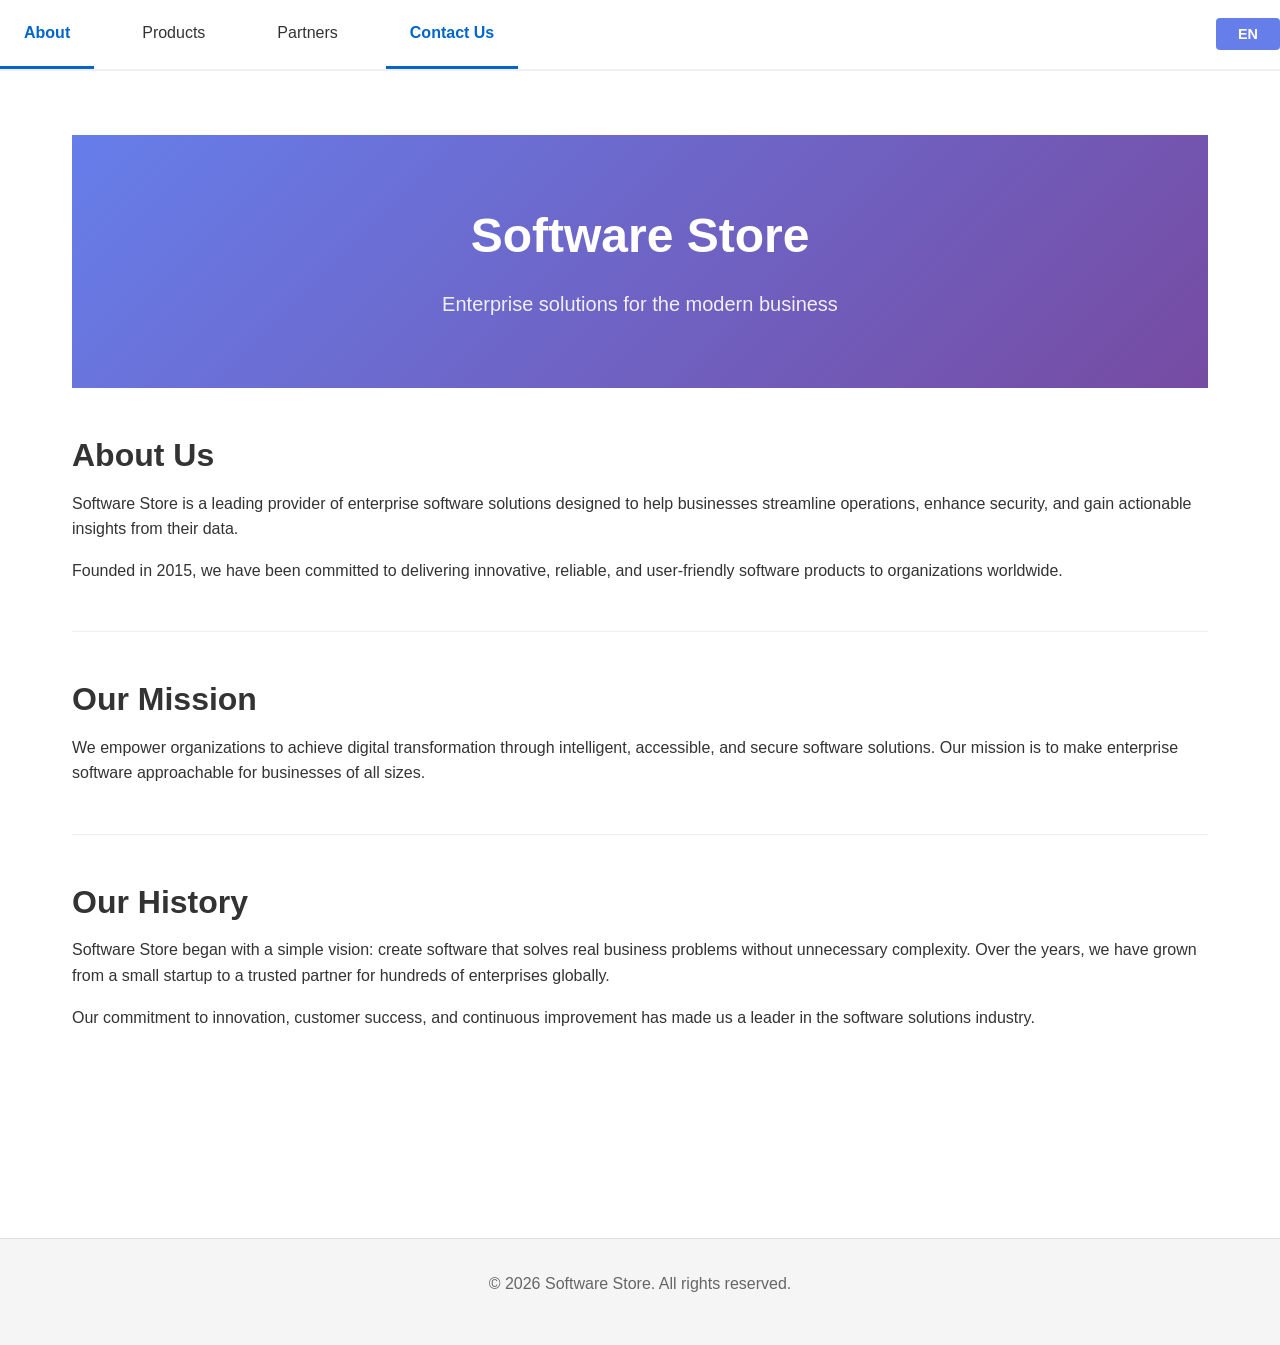
<file: index.html>
<!DOCTYPE html>
<html lang="en">
<head>
    <meta charset="UTF-8">
    <meta name="viewport" content="width=device-width, initial-scale=1.0">
    <meta name="description" content="Software company showcasing products and partnerships">
    <title>Software Store - About</title>
    <link rel="stylesheet" href="css/styles.css">
    <link rel="stylesheet" href="css/navigation.css">
    <link rel="stylesheet" href="css/components.css">
    <link rel="icon" href="images/favicon.ico">
</head>
<body>
    <button class="nav-toggle" aria-label="Toggle navigation menu" aria-expanded="false" aria-controls="navigation">
        <span class="hamburger"></span>
    </button>

    <nav id="navigation" class="navbar">
        <div class="nav-links">
            <a href="index.html" class="nav-link">About</a>
            <a href="products.html" class="nav-link">Products</a>
            <a href="partners.html" class="nav-link">Partners</a>
            <a href="contact.html" class="nav-link" data-i18n="nav.contact">Contact Us</a>
        </div>
        <div class="nav-language">
            <button id="languageSwitcher" class="lang-btn" aria-label="Toggle language">
                <span id="langDisplay">EN</span>
            </button>
        </div>
    </nav>

    <main class="container">
        <header class="page-header">
            <h1 data-i18n="home.title">Software Store</h1>
            <p class="tagline" data-i18n="common.tagline">Enterprise solutions for the modern business</p>
        </header>

        <section id="about" class="content-section">
            <h2 data-i18n="home.aboutTitle">About Us</h2>
            <p data-i18n="home.aboutText1">
                Software Store is a leading provider of enterprise software solutions designed to help businesses
                streamline operations, enhance security, and gain actionable insights from their data.
            </p>
            <p data-i18n="home.aboutText2">
                Founded in 2015, we have been committed to delivering innovative, reliable, and user-friendly
                software products to organizations worldwide.
            </p>
        </section>

        <section id="mission" class="content-section">
            <h2 data-i18n="home.missionTitle">Our Mission</h2>
            <p data-i18n="home.missionText">
                We empower organizations to achieve digital transformation through intelligent, accessible,
                and secure software solutions. Our mission is to make enterprise software approachable for
                businesses of all sizes.
            </p>
        </section>

        <section id="history" class="content-section">
            <h2 data-i18n="home.historyTitle">Our History</h2>
            <p data-i18n="home.historyText1">
                Software Store began with a simple vision: create software that solves real business problems
                without unnecessary complexity. Over the years, we have grown from a small startup to a trusted
                partner for hundreds of enterprises globally.
            </p>
            <p data-i18n="home.historyText2">
                Our commitment to innovation, customer success, and continuous improvement has made us a leader
                in the software solutions industry.
            </p>
        </section>
    </main>

    <footer class="footer">
        <p data-i18n="common.copyright">&copy; 2026 Software Store. All rights reserved.</p>
    </footer>

    <!-- Language & Translation Scripts -->
    <script src="js/i18n.js"></script>
    <script src="js/theme.js"></script>
    <script>
        // Initialize language preferences and theme on page load
        document.addEventListener('DOMContentLoaded', async () => {
            await theme.initLanguagePreference();
            theme.setupLanguageSwitcher();
        });
    </script>

    <script src="js/main.js"></script>
</body>
</html>
</file>
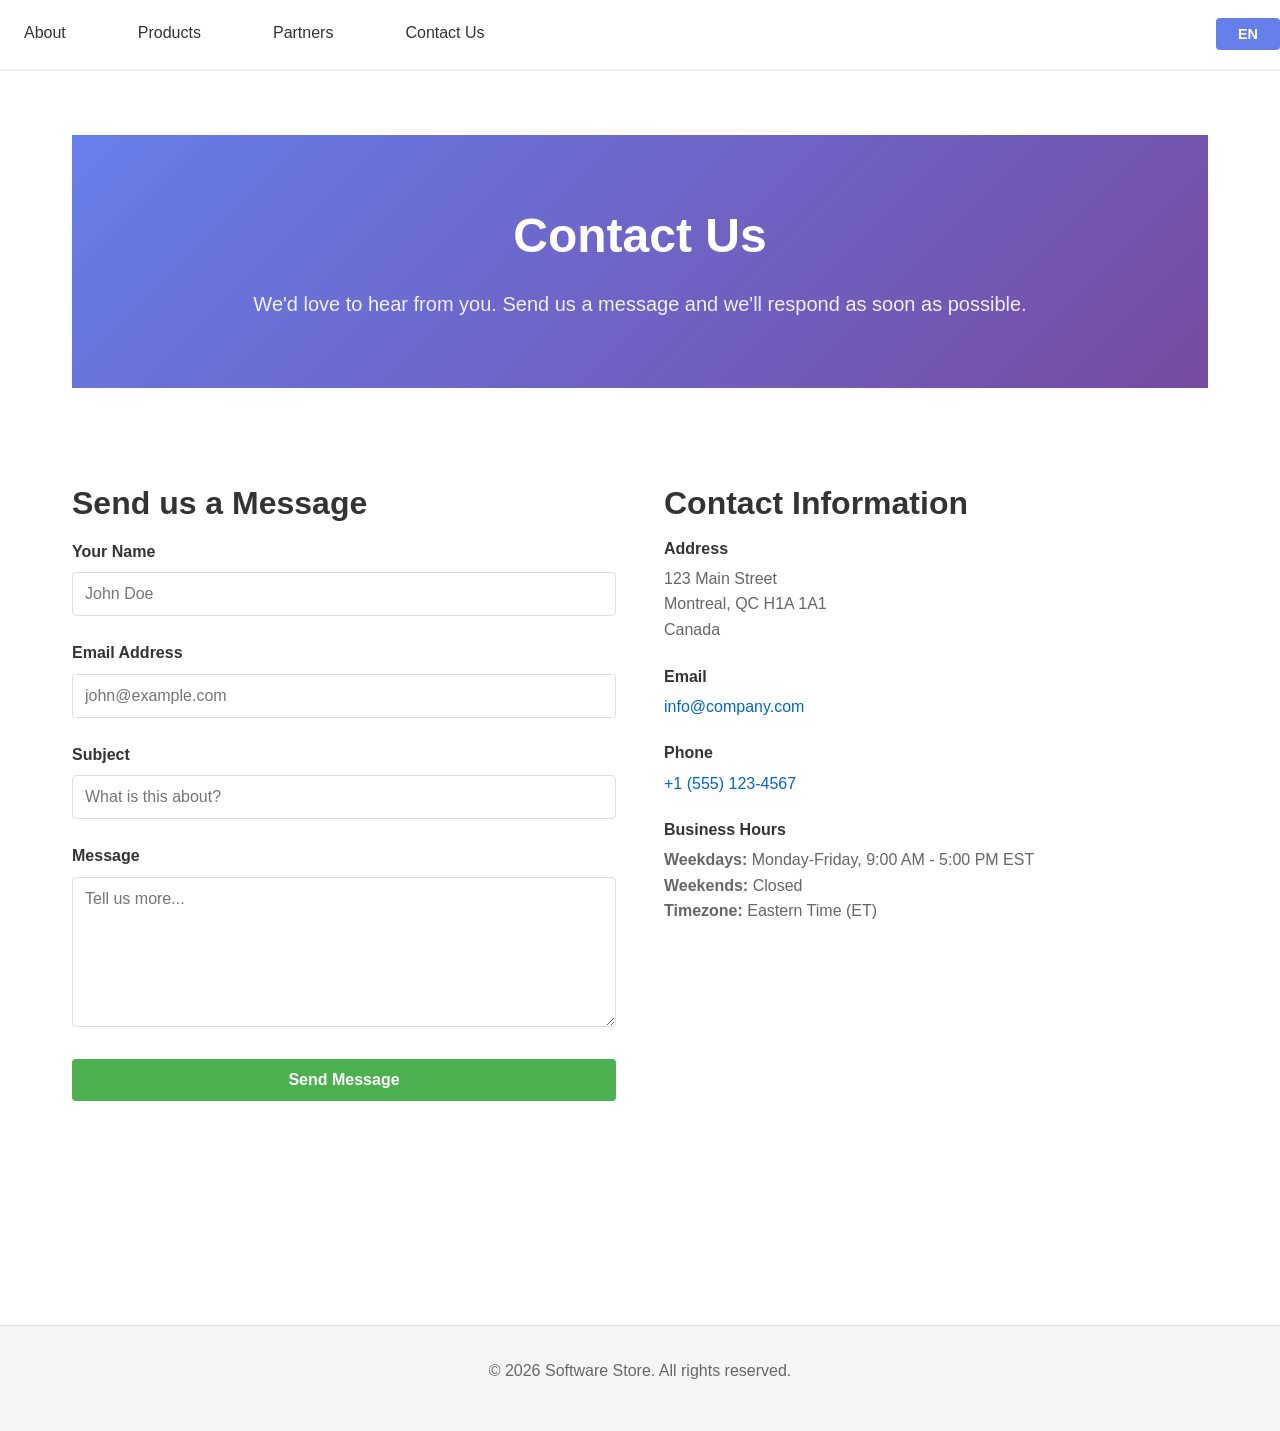
<file: contact.html>
<!DOCTYPE html>
<html lang="en">
<head>
    <meta charset="UTF-8">
    <meta name="viewport" content="width=device-width, initial-scale=1.0">
    <meta name="description" content="Contact us for inquiries and support">
    <title data-i18n="contact.pageTitle">Contact Us</title>
    <link rel="stylesheet" href="css/styles.css">
    <link rel="stylesheet" href="css/navigation.css">
    <link rel="stylesheet" href="css/components.css">
    <link rel="stylesheet" href="css/contact-form.css">
    <link rel="icon" href="images/favicon.ico">
</head>
<body>
    <button class="nav-toggle" aria-label="Toggle navigation menu" aria-expanded="false" aria-controls="navigation">
        <span class="hamburger"></span>
    </button>

    <nav id="navigation" class="navbar">
        <div class="nav-links">
            <a href="index.html" class="nav-link">About</a>
            <a href="products.html" class="nav-link">Products</a>
            <a href="partners.html" class="nav-link">Partners</a>
            <a href="contact.html" class="nav-link" data-i18n="nav.contact">Contact Us</a>
        </div>
        <div class="nav-language">
            <button id="languageSwitcher" class="lang-btn" aria-label="Toggle language">
                <span id="langDisplay">EN</span>
            </button>
        </div>
    </nav>

    <main class="container">
        <header class="page-header">
            <h1 data-i18n="contact.pageTitle">Contact Us</h1>
            <p class="tagline" data-i18n="contact.pageDescription">We'd love to hear from you. Send us a message and we'll respond as soon as possible.</p>
        </header>

        <section id="contact-section" class="content-section">
            <div style="display: grid; grid-template-columns: 1fr 1fr; gap: 3rem; margin-bottom: 2rem;">
                <!-- Contact Form -->
                <div class="contact-form-wrapper">
                    <h2 data-i18n="contact.formHeading">Send us a Message</h2>

                    <div id="formErrors" class="form-errors" aria-live="polite" aria-atomic="true"></div>
                    <div id="formStatus" class="form-status" aria-live="polite" aria-atomic="true"></div>
                    <div class="progress-bar-container" id="progressContainer">
                        <div class="progress-bar"></div>
                    </div>

                    <form id="contactForm" novalidate>
                        <div class="form-group">
                            <label for="name" data-i18n="form.nameLabel">Your Name</label>
                            <input
                                type="text"
                                id="name"
                                name="name"
                                required
                                data-i18n-placeholder="form.namePlaceholder"
                                placeholder="John Doe"
                                maxlength="255"
                            >
                        </div>

                        <div class="form-group">
                            <label for="email" data-i18n="form.emailLabel">Email Address</label>
                            <input
                                type="email"
                                id="email"
                                name="email"
                                required
                                data-i18n-placeholder="form.emailPlaceholder"
                                placeholder="john@example.com"
                            >
                        </div>

                        <div class="form-group">
                            <label for="subject" data-i18n="form.subjectLabel">Subject</label>
                            <input
                                type="text"
                                id="subject"
                                name="subject"
                                required
                                data-i18n-placeholder="form.subjectPlaceholder"
                                placeholder="What is this about?"
                                maxlength="500"
                            >
                        </div>

                        <div class="form-group">
                            <label for="message" data-i18n="form.messageLabel">Message</label>
                            <textarea
                                id="message"
                                name="message"
                                required
                                rows="6"
                                maxlength="5000"
                                data-i18n-placeholder="form.messagePlaceholder"
                                placeholder="Tell us more..."
                            ></textarea>
                        </div>

                        <button type="submit" id="submitBtn" class="submit-button" data-i18n="form.submitButton">
                            Send Message
                        </button>
                    </form>
                </div>

                <!-- Contact Information -->
                <div class="contact-info-wrapper">
                    <h2 data-i18n="contact.infoHeading">Contact Information</h2>
                    <div id="contactInfo" class="contact-info">
                        <div class="info-item">
                            <h3 data-i18n="contact.addressLabel">Address</h3>
                            <p id="address"></p>
                        </div>
                        <div class="info-item">
                            <h3 data-i18n="contact.emailLabel">Email</h3>
                            <p id="email-display"></p>
                        </div>
                        <div class="info-item">
                            <h3 data-i18n="contact.phoneLabel">Phone</h3>
                            <p id="phone"></p>
                        </div>
                        <div class="info-item">
                            <h3 data-i18n="contact.businessHoursLabel">Business Hours</h3>
                            <p id="hours"></p>
                        </div>
                    </div>
                </div>
            </div>
        </section>
    </main>

    <footer class="footer">
        <p data-i18n="common.copyright">&copy; 2026 Software Store. All rights reserved.</p>
    </footer>

    <!-- Language & Translation Scripts -->
    <script src="js/i18n.js"></script>
    <script src="js/form-validation.js"></script>
    <script src="js/theme.js"></script>
    <script>
        // Initialize language preferences and theme on page load
        document.addEventListener('DOMContentLoaded', async () => {
            await theme.initLanguagePreference();
            theme.setupLanguageSwitcher();
        });
    </script>

    <script src="js/contact.js"></script>
</body>
</html>
</file>
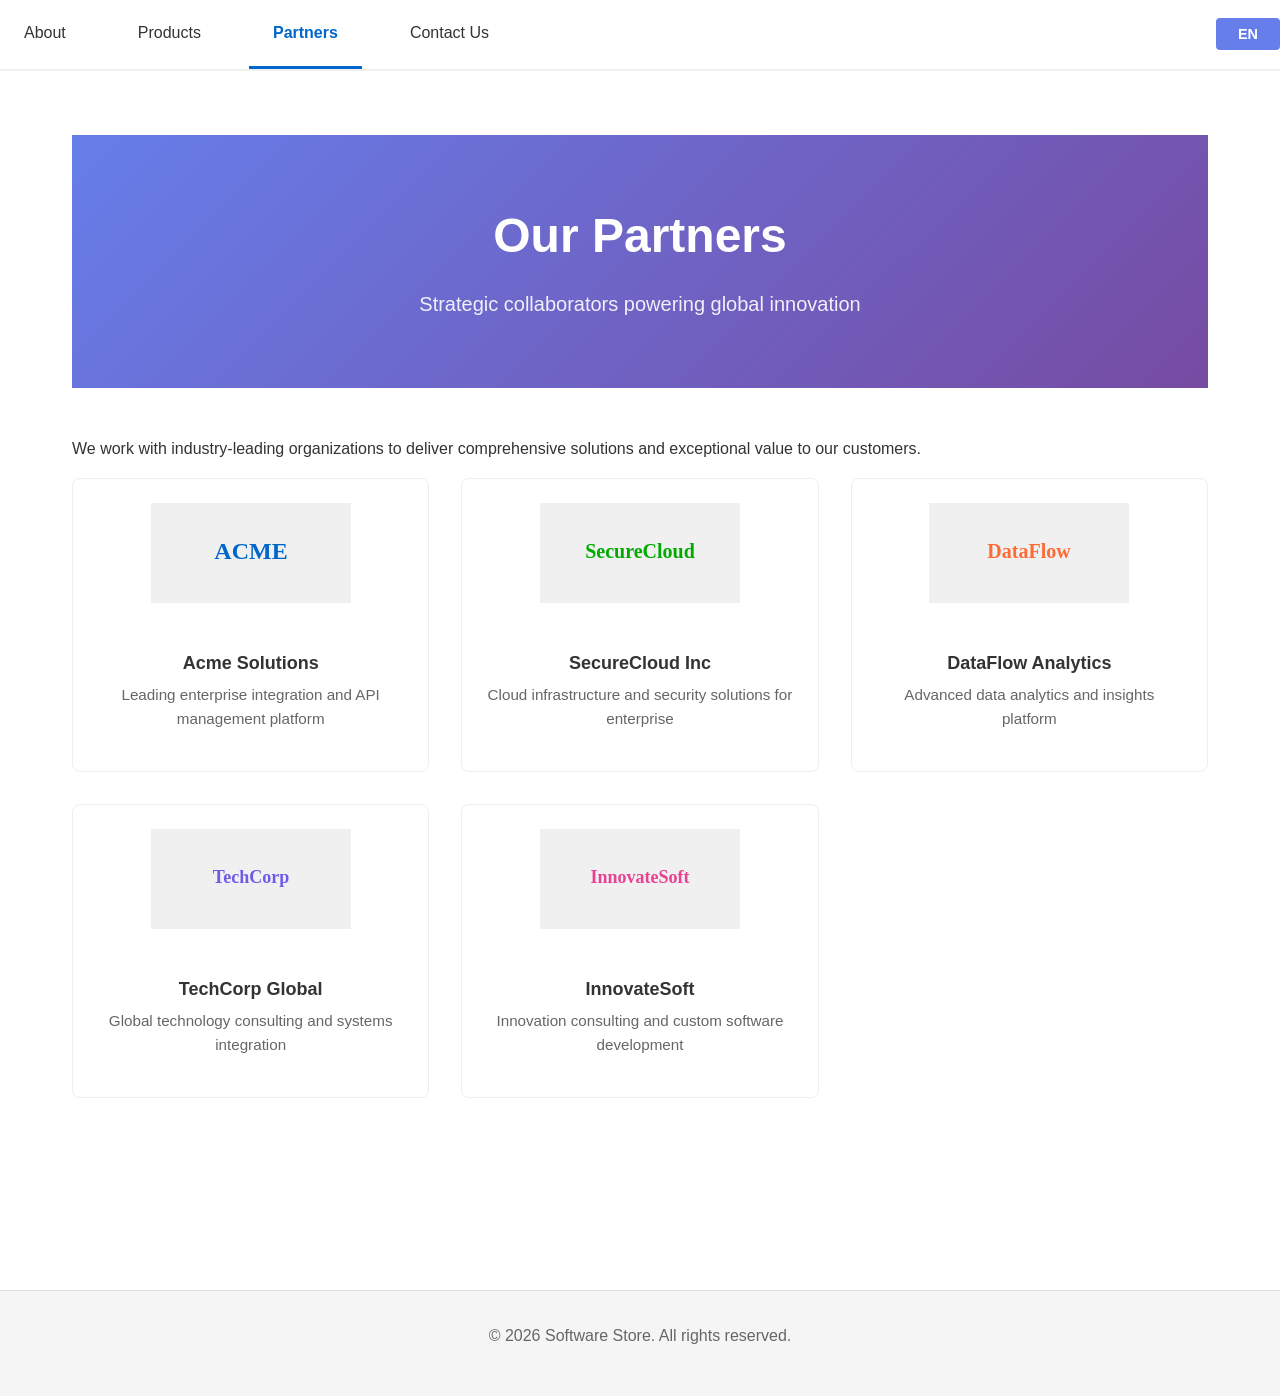
<file: partners.html>
<!DOCTYPE html>
<html lang="en">
<head>
    <meta charset="UTF-8">
    <meta name="viewport" content="width=device-width, initial-scale=1.0">
    <meta name="description" content="Meet our partners and strategic collaborators">
    <title>Software Store - Partners</title>
    <link rel="stylesheet" href="css/styles.css">
    <link rel="stylesheet" href="css/navigation.css">
    <link rel="stylesheet" href="css/components.css">
    <link rel="icon" href="images/favicon.ico">
</head>
<body>
    <button class="nav-toggle" aria-label="Toggle navigation menu" aria-expanded="false" aria-controls="navigation">
        <span class="hamburger"></span>
    </button>

    <nav id="navigation" class="navbar">
        <div class="nav-links">
            <a href="index.html" class="nav-link">About</a>
            <a href="products.html" class="nav-link">Products</a>
            <a href="partners.html" class="nav-link">Partners</a>
            <a href="contact.html" class="nav-link" data-i18n="nav.contact">Contact Us</a>
        </div>
        <div class="nav-language">
            <button id="languageSwitcher" class="lang-btn" aria-label="Toggle language">
                <span id="langDisplay">EN</span>
            </button>
        </div>
    </nav>

    <main class="container">
        <header class="page-header">
            <h1 data-i18n="partners.title">Our Partners</h1>
            <p class="tagline" data-i18n="partners.subtitle">Strategic collaborators powering global innovation</p>
        </header>

        <section id="partners-section" class="content-section">
            <p data-i18n="partners.description">
                We work with industry-leading organizations to deliver comprehensive solutions
                and exceptional value to our customers.
            </p>

            <div id="partners-list" class="partners-list">
                <!-- Partners will be loaded here -->
            </div>

            <div id="no-partners" class="empty-state" style="display: none;">
                <h3 data-i18n="partners.noPartners">No partners available</h3>
                <p data-i18n="partners.noPartnersText">Check back soon for partnership information.</p>
            </div>
        </section>
    </main>

    <footer class="footer">
        <p data-i18n="common.copyright">&copy; 2026 Software Store. All rights reserved.</p>
    </footer>

    <!-- Language & Translation Scripts -->
    <script src="js/i18n.js"></script>
    <script src="js/theme.js"></script>
    <script>
        // Initialize language preferences and theme on page load
        document.addEventListener('DOMContentLoaded', async () => {
            await theme.initLanguagePreference();
            theme.setupLanguageSwitcher();
        });
    </script>

    <script src="js/data-loader.js"></script>
    <script src="js/partners.js"></script>
    <script src="js/main.js"></script>
</body>
</html>
</file>
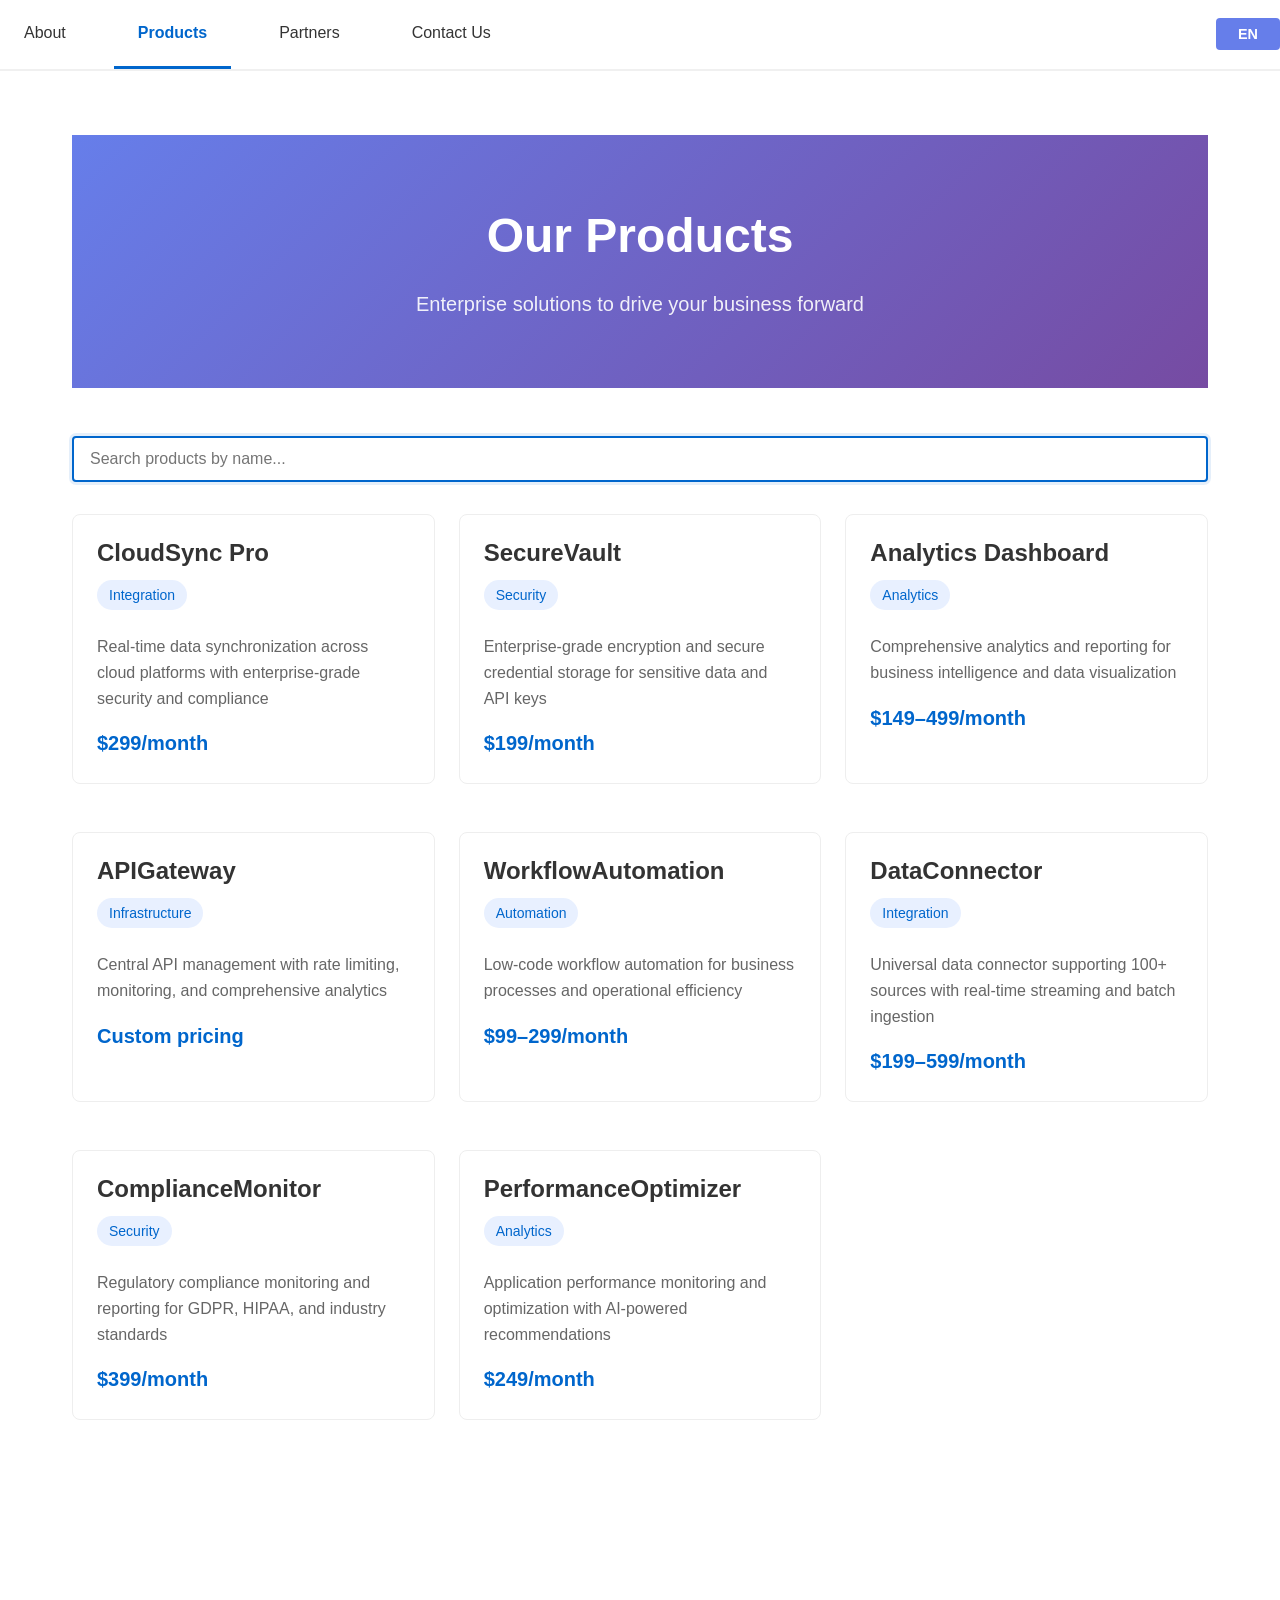
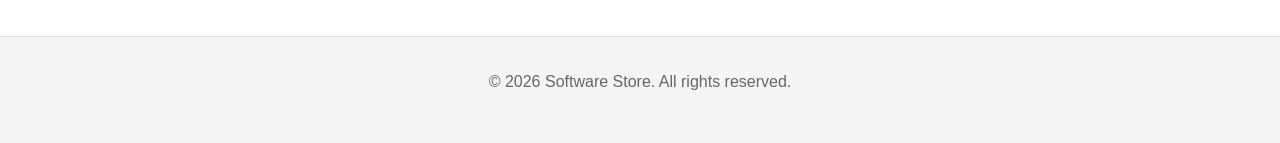
<file: products.html>
<!DOCTYPE html>
<html lang="en">
<head>
    <meta charset="UTF-8">
    <meta name="viewport" content="width=device-width, initial-scale=1.0">
    <meta name="description" content="Browse our software products and solutions">
    <title>Software Store - Products</title>
    <link rel="stylesheet" href="css/styles.css">
    <link rel="stylesheet" href="css/navigation.css">
    <link rel="stylesheet" href="css/components.css">
    <link rel="icon" href="images/favicon.ico">
</head>
<body>
    <button class="nav-toggle" aria-label="Toggle navigation menu" aria-expanded="false" aria-controls="navigation">
        <span class="hamburger"></span>
    </button>

    <nav id="navigation" class="navbar">
        <div class="nav-links">
            <a href="index.html" class="nav-link">About</a>
            <a href="products.html" class="nav-link">Products</a>
            <a href="partners.html" class="nav-link">Partners</a>
            <a href="contact.html" class="nav-link" data-i18n="nav.contact">Contact Us</a>
        </div>
        <div class="nav-language">
            <button id="languageSwitcher" class="lang-btn" aria-label="Toggle language">
                <span id="langDisplay">EN</span>
            </button>
        </div>
    </nav>

    <main class="container">
        <header class="page-header">
            <h1 data-i18n="products.title">Our Products</h1>
            <p class="tagline" data-i18n="products.subtitle">Enterprise solutions to drive your business forward</p>
        </header>

        <section id="products-section" class="content-section">
            <div class="search-box">
                <input type="text" id="search-input" data-i18n-placeholder="products.searchPlaceholder" placeholder="Search products by name..." aria-label="Search products">
            </div>

            <div id="products-list" class="products-list">
                <!-- Products will be loaded here -->
            </div>

            <div id="no-results" class="empty-state" style="display: none;">
                <h3 data-i18n="products.noResults">No products found</h3>
                <p data-i18n="products.noResultsText">Try searching with different keywords.</p>
            </div>
        </section>
    </main>

    <footer class="footer">
        <p data-i18n="common.copyright">&copy; 2026 Software Store. All rights reserved.</p>
    </footer>

    <!-- Language & Translation Scripts -->
    <script src="js/i18n.js"></script>
    <script src="js/theme.js"></script>
    <script>
        // Initialize language preferences and theme on page load
        document.addEventListener('DOMContentLoaded', async () => {
            await theme.initLanguagePreference();
            theme.setupLanguageSwitcher();
        });
    </script>

    <script src="js/data-loader.js"></script>
    <script src="js/products.js"></script>
    <script src="js/main.js"></script>
</body>
</html>
</file>
<file: css/styles.css>
/* ============================================
   Base Styles - Mobile-First Design
   ============================================ */

* {
    margin: 0;
    padding: 0;
    box-sizing: border-box;
}

html {
    font-size: 16px;
}

body {
    font-family: -apple-system, BlinkMacSystemFont, 'Segoe UI', Roboto, 'Helvetica Neue', Arial, sans-serif;
    line-height: 1.6;
    color: #333;
    background-color: #fff;
}

/* Typography */
h1, h2, h3, h4, h5, h6 {
    font-weight: 600;
    line-height: 1.2;
    margin-top: 1.5em;
    margin-bottom: 0.5em;
}

h1 {
    font-size: 2.5rem;
}

h2 {
    font-size: 1.75rem;
}

h3 {
    font-size: 1.5rem;
}

p {
    margin-bottom: 1em;
}

a {
    color: #0066cc;
    text-decoration: none;
}

a:hover {
    text-decoration: underline;
}

/* Container & Layout */
.container {
    max-width: 1200px;
    margin: 0 auto;
    padding: 2rem 1rem;
}

main {
    min-height: calc(100vh - 200px);
}

/* Sections */
.content-section {
    margin-bottom: 3rem;
    padding-bottom: 2rem;
    border-bottom: 1px solid #eee;
}

.content-section:last-child {
    border-bottom: none;
}

/* Header */
.page-header {
    text-align: center;
    margin-bottom: 3rem;
    padding: 2rem 0;
    background: linear-gradient(135deg, #667eea 0%, #764ba2 100%);
    color: white;
}

.page-header h1 {
    color: white;
    margin: 0.5em 0;
}

.page-header .tagline {
    font-size: 1.25rem;
    opacity: 0.9;
}

/* Footer */
.footer {
    background-color: #f5f5f5;
    padding: 2rem 1rem;
    text-align: center;
    color: #666;
    border-top: 1px solid #ddd;
    margin-top: 3rem;
}

/* Utilities */
.text-center {
    text-align: center;
}

.text-muted {
    color: #666;
}

.mt-1 { margin-top: 0.5rem; }
.mt-2 { margin-top: 1rem; }
.mt-3 { margin-top: 1.5rem; }
.mt-4 { margin-top: 2rem; }

.mb-1 { margin-bottom: 0.5rem; }
.mb-2 { margin-bottom: 1rem; }
.mb-3 { margin-bottom: 1.5rem; }
.mb-4 { margin-bottom: 2rem; }

/* ============================================
   Responsive Design - Tablet & Desktop
   ============================================ */

@media (min-width: 768px) {
    .container {
        padding: 3rem 2rem;
    }

    h1 {
        font-size: 3rem;
    }

    h2 {
        font-size: 2rem;
    }

    .page-header {
        padding: 3rem 2rem;
    }
}

@media (min-width: 1024px) {
    body {
        font-size: 1rem;
    }

    .container {
        padding: 4rem 2rem;
    }
}

/* ============================================
   Language Switcher Styles
   ============================================ */

.navbar {
    display: flex;
    justify-content: space-between;
    align-items: center;
    gap: 1rem;
}

.nav-links {
    display: flex;
    gap: 1.5rem;
    flex-wrap: wrap;
    align-items: center;
}

.nav-language {
    margin-left: auto;
}

.lang-btn {
    background-color: #667eea;
    color: white;
    border: none;
    padding: 0.5rem 1rem;
    border-radius: 4px;
    cursor: pointer;
    font-size: 0.9rem;
    font-weight: 600;
    transition: background-color 0.3s ease;
}

.lang-btn:hover {
    background-color: #764ba2;
}

.lang-btn:focus {
    outline: 2px solid #667eea;
    outline-offset: 2px;
}

#langDisplay {
    display: inline-block;
    min-width: 2rem;
    text-align: center;
}
</file>
<file: css/navigation.css>
/* ============================================
   Navigation Menu Styles
   ============================================ */

/* Navigation Bar */
.navbar {
    background-color: #fff;
    border-bottom: 2px solid #f0f0f0;
    position: relative;
}

.nav-link {
    display: block;
    padding: 1rem;
    color: #333;
    text-decoration: none;
    font-weight: 500;
    transition: all 0.3s ease;
    border-left: 4px solid transparent;
}

.nav-link:hover {
    background-color: #f5f5f5;
    color: #0066cc;
}

.nav-link.active {
    background-color: #f0f0f0;
    border-left-color: #0066cc;
    color: #0066cc;
    font-weight: 600;
}

/* Hamburger Menu Button */
.nav-toggle {
    display: none;
    flex-direction: column;
    background: none;
    border: none;
    cursor: pointer;
    padding: 1rem;
    gap: 0.5rem;
}

.hamburger {
    width: 24px;
    height: 3px;
    background-color: #333;
    transition: all 0.3s ease;
    display: block;
}

.hamburger::before,
.hamburger::after {
    content: '';
    display: block;
    width: 24px;
    height: 3px;
    background-color: #333;
    transition: all 0.3s ease;
}

/* Mobile Styles - Hamburger Menu */
@media (max-width: 767px) {
    .nav-toggle {
        display: flex;
    }

    .navbar {
        display: none;
        position: absolute;
        top: 60px;
        left: 0;
        right: 0;
        background-color: #fff;
        border-bottom: 1px solid #f0f0f0;
        z-index: 100;
        flex-direction: column;
        max-height: calc(100vh - 60px);
        overflow-y: auto;
    }

    .navbar.is-open {
        display: flex;
    }

    .nav-link {
        border-left: 4px solid transparent;
        padding: 1.25rem 1rem;
    }

    .nav-link.active {
        border-left-color: #0066cc;
    }

    /* Hamburger Animation - X when open */
    .nav-toggle[aria-expanded="true"] .hamburger {
        background-color: transparent;
    }

    .nav-toggle[aria-expanded="true"] .hamburger::before {
        transform: rotate(45deg) translate(10px, 10px);
    }

    .nav-toggle[aria-expanded="true"] .hamburger::after {
        transform: rotate(-45deg) translate(7px, -7px);
    }
}

/* Desktop Styles - Horizontal Navigation */
@media (min-width: 768px) {
    .nav-toggle {
        display: none;
    }

    .navbar {
        display: flex !important;
        flex-direction: row;
        position: static;
        background-color: #fff;
        border-bottom: 2px solid #f0f0f0;
    }

    .nav-link {
        display: inline-block;
        padding: 1.25rem 1.5rem;
        border: none;
        border-bottom: 3px solid transparent;
    }

    .nav-link:hover {
        background-color: transparent;
        border-bottom-color: #0066cc;
    }

    .nav-link.active {
        background-color: transparent;
        border-bottom-color: #0066cc;
        border-left: none;
    }
}

/* Accessibility */
.nav-toggle:focus,
.nav-link:focus {
    outline: 2px solid #0066cc;
    outline-offset: 2px;
}
</file>
<file: css/components.css>
/* ============================================
   Component Styles
   ============================================ */

/* Search Box */
.search-box {
    margin-bottom: 2rem;
}

.search-box input {
    width: 100%;
    padding: 0.75rem 1rem;
    font-size: 1rem;
    border: 2px solid #ddd;
    border-radius: 4px;
    transition: border-color 0.3s ease;
}

.search-box input:focus {
    outline: none;
    border-color: #0066cc;
    box-shadow: 0 0 0 3px rgba(0, 102, 204, 0.1);
}

/* Product Card */
.product-card {
    background: white;
    border: 1px solid #eee;
    border-radius: 8px;
    padding: 1.5rem;
    margin-bottom: 1.5rem;
    transition: all 0.3s ease;
}

.product-card:hover {
    box-shadow: 0 2px 8px rgba(0, 0, 0, 0.1);
    transform: translateY(-2px);
}

.product-card h3 {
    margin-top: 0;
    color: #333;
}

.product-category {
    display: inline-block;
    background-color: #e8f0ff;
    color: #0066cc;
    padding: 0.25rem 0.75rem;
    border-radius: 20px;
    font-size: 0.875rem;
    font-weight: 500;
    margin-bottom: 0.75rem;
}

.product-description {
    color: #666;
    margin: 0.75rem 0;
    line-height: 1.6;
}

.product-pricing {
    font-size: 1.25rem;
    font-weight: 600;
    color: #0066cc;
    margin-top: 1rem;
}

/* Product List Grid */
.products-list {
    display: grid;
    grid-template-columns: 1fr;
    gap: 1.5rem;
}

@media (min-width: 768px) {
    .products-list {
        grid-template-columns: repeat(2, 1fr);
    }
}

@media (min-width: 1024px) {
    .products-list {
        grid-template-columns: repeat(3, 1fr);
    }
}

/* Empty State */
.empty-state {
    text-align: center;
    padding: 3rem 1rem;
    color: #666;
}

.empty-state h3 {
    margin-top: 1rem;
}

/* Partner Card */
.partner-card {
    background: white;
    border: 1px solid #eee;
    border-radius: 8px;
    padding: 1.5rem;
    text-align: center;
    transition: all 0.3s ease;
}

.partner-card:hover {
    box-shadow: 0 2px 8px rgba(0, 0, 0, 0.1);
}

.partner-logo {
    width: 100%;
    max-width: 200px;
    height: 100px;
    object-fit: contain;
    margin-bottom: 1rem;
}

.partner-name {
    font-size: 1.125rem;
    font-weight: 600;
    color: #333;
    margin-bottom: 0.5rem;
}

.partner-description {
    color: #666;
    font-size: 0.95rem;
}

/* Partners List Grid */
.partners-list {
    display: grid;
    grid-template-columns: 1fr;
    gap: 2rem;
}

@media (min-width: 768px) {
    .partners-list {
        grid-template-columns: repeat(2, 1fr);
    }
}

@media (min-width: 1024px) {
    .partners-list {
        grid-template-columns: repeat(3, 1fr);
    }
}

/* Loading State */
.loading {
    text-align: center;
    padding: 2rem;
    color: #666;
}

.spinner {
    display: inline-block;
    width: 30px;
    height: 30px;
    border: 3px solid #f3f3f3;
    border-top: 3px solid #0066cc;
    border-radius: 50%;
    animation: spin 1s linear infinite;
}

@keyframes spin {
    0% { transform: rotate(0deg); }
    100% { transform: rotate(360deg); }
}
</file>
<file: css/contact-form.css>
/* Contact Form Styling */

.contact-page {
    max-width: 1200px;
    margin: 0 auto;
    padding: 2rem;
}

.contact-header {
    text-align: center;
    margin-bottom: 3rem;
}

.contact-header h1 {
    font-size: 2.5rem;
    margin-bottom: 1rem;
    color: #333;
}

.contact-header p {
    font-size: 1.1rem;
    color: #666;
    max-width: 600px;
    margin: 0 auto;
}

.contact-content {
    display: grid;
    grid-template-columns: 1fr 1fr;
    gap: 3rem;
    margin-bottom: 2rem;
}

/* Form Section */
.contact-form-section {
    background: #f9f9f9;
    padding: 2rem;
    border-radius: 8px;
    box-shadow: 0 2px 8px rgba(0, 0, 0, 0.1);
}

.contact-form-section h2 {
    font-size: 1.5rem;
    margin-bottom: 1.5rem;
    color: #333;
}

/* Form Groups */
.form-group {
    margin-bottom: 1.5rem;
}

.form-group label {
    display: block;
    margin-bottom: 0.5rem;
    font-weight: 600;
    color: #333;
    font-size: 1rem;
}

.form-group input,
.form-group textarea {
    width: 100%;
    padding: 0.75rem;
    border: 1px solid #ddd;
    border-radius: 4px;
    font-size: 1rem;
    font-family: inherit;
    transition: border-color 0.3s ease, box-shadow 0.3s ease;
}

.form-group input:focus,
.form-group textarea:focus {
    outline: none;
    border-color: #4CAF50;
    box-shadow: 0 0 0 3px rgba(76, 175, 80, 0.1);
}

.form-group textarea {
    resize: vertical;
    min-height: 150px;
}

/* Submit Button */
.submit-button {
    width: 100%;
    padding: 0.75rem 1.5rem;
    background-color: #4CAF50;
    color: white;
    border: none;
    border-radius: 4px;
    font-size: 1rem;
    font-weight: 600;
    cursor: pointer;
    transition: background-color 0.3s ease, opacity 0.3s ease;
}

.submit-button:hover:not(:disabled) {
    background-color: #45a049;
}

.submit-button:disabled {
    opacity: 0.6;
    cursor: not-allowed;
}

.submit-button:focus {
    outline: 2px solid #4CAF50;
    outline-offset: 2px;
}

/* Form Errors */
.form-errors {
    background-color: #f8d7da;
    color: #721c24;
    border: 1px solid #f5c6cb;
    border-radius: 4px;
    padding: 1rem;
    margin-bottom: 1rem;
    display: none;
}

.form-errors.show {
    display: block;
}

.form-errors ul {
    margin: 0;
    padding-left: 1.5rem;
}

.form-errors li {
    margin-bottom: 0.5rem;
}

/* Form Status Messages */
.form-status {
    border-radius: 4px;
    padding: 1rem;
    margin-bottom: 1rem;
    display: none;
    align-items: center;
    gap: 1rem;
}

.form-status.show {
    display: flex;
}

.form-status.success {
    background-color: #d4edda;
    color: #155724;
    border: 1px solid #c3e6cb;
}

.form-status.error {
    background-color: #f8d7da;
    color: #721c24;
    border: 1px solid #f5c6cb;
}

/* Progress Bar */
.progress-bar-container {
    width: 100%;
    height: 4px;
    background-color: #e0e0e0;
    border-radius: 2px;
    overflow: hidden;
    margin-bottom: 1rem;
    display: none;
}

.progress-bar-container.show {
    display: block;
}

.progress-bar {
    height: 100%;
    background-color: #4CAF50;
    border-radius: 2px;
    animation: progress-animation 4s ease-in-out forwards;
}

@keyframes progress-animation {
    0% {
        width: 0%;
    }
    50% {
        width: 50%;
    }
    90% {
        width: 90%;
    }
    100% {
        width: 100%;
    }
}

/* Loading Message */
.loading-message {
    color: #4CAF50;
    font-size: 0.9rem;
    margin-top: 0.5rem;
    display: none;
}

.loading-message.show {
    display: block;
}

/* Contact Info Section */
.contact-info-section {
    background: #f9f9f9;
    padding: 2rem;
    border-radius: 8px;
    box-shadow: 0 2px 8px rgba(0, 0, 0, 0.1);
    height: fit-content;
}

.contact-info-section h2 {
    font-size: 1.5rem;
    margin-bottom: 1.5rem;
    color: #333;
}

.contact-info {
    display: flex;
    flex-direction: column;
    gap: 1.5rem;
}

.info-item h3 {
    font-size: 1rem;
    font-weight: 600;
    color: #333;
    margin: 0 0 0.5rem 0;
}

.info-item p {
    color: #666;
    margin: 0;
    line-height: 1.6;
}

/* Responsive Design */
@media (max-width: 768px) {
    .contact-page {
        padding: 1rem;
    }

    .contact-header h1 {
        font-size: 2rem;
    }

    .contact-content {
        grid-template-columns: 1fr;
        gap: 2rem;
    }

    .contact-form-section,
    .contact-info-section {
        padding: 1.5rem;
    }

    .form-group input,
    .form-group textarea {
        font-size: 16px; /* Prevent zoom on iOS */
    }

    .submit-button {
        padding: 0.75rem 1rem;
        font-size: 1rem;
    }
}

@media (max-width: 480px) {
    .contact-page {
        padding: 0.5rem;
    }

    .contact-header h1 {
        font-size: 1.5rem;
    }

    .contact-header p {
        font-size: 1rem;
    }

    .contact-form-section,
    .contact-info-section {
        padding: 1rem;
    }

    .form-group {
        margin-bottom: 1rem;
    }

    .form-group label {
        font-size: 0.9rem;
    }

    .form-group input,
    .form-group textarea {
        padding: 0.5rem;
        font-size: 16px;
    }
}
</file>
